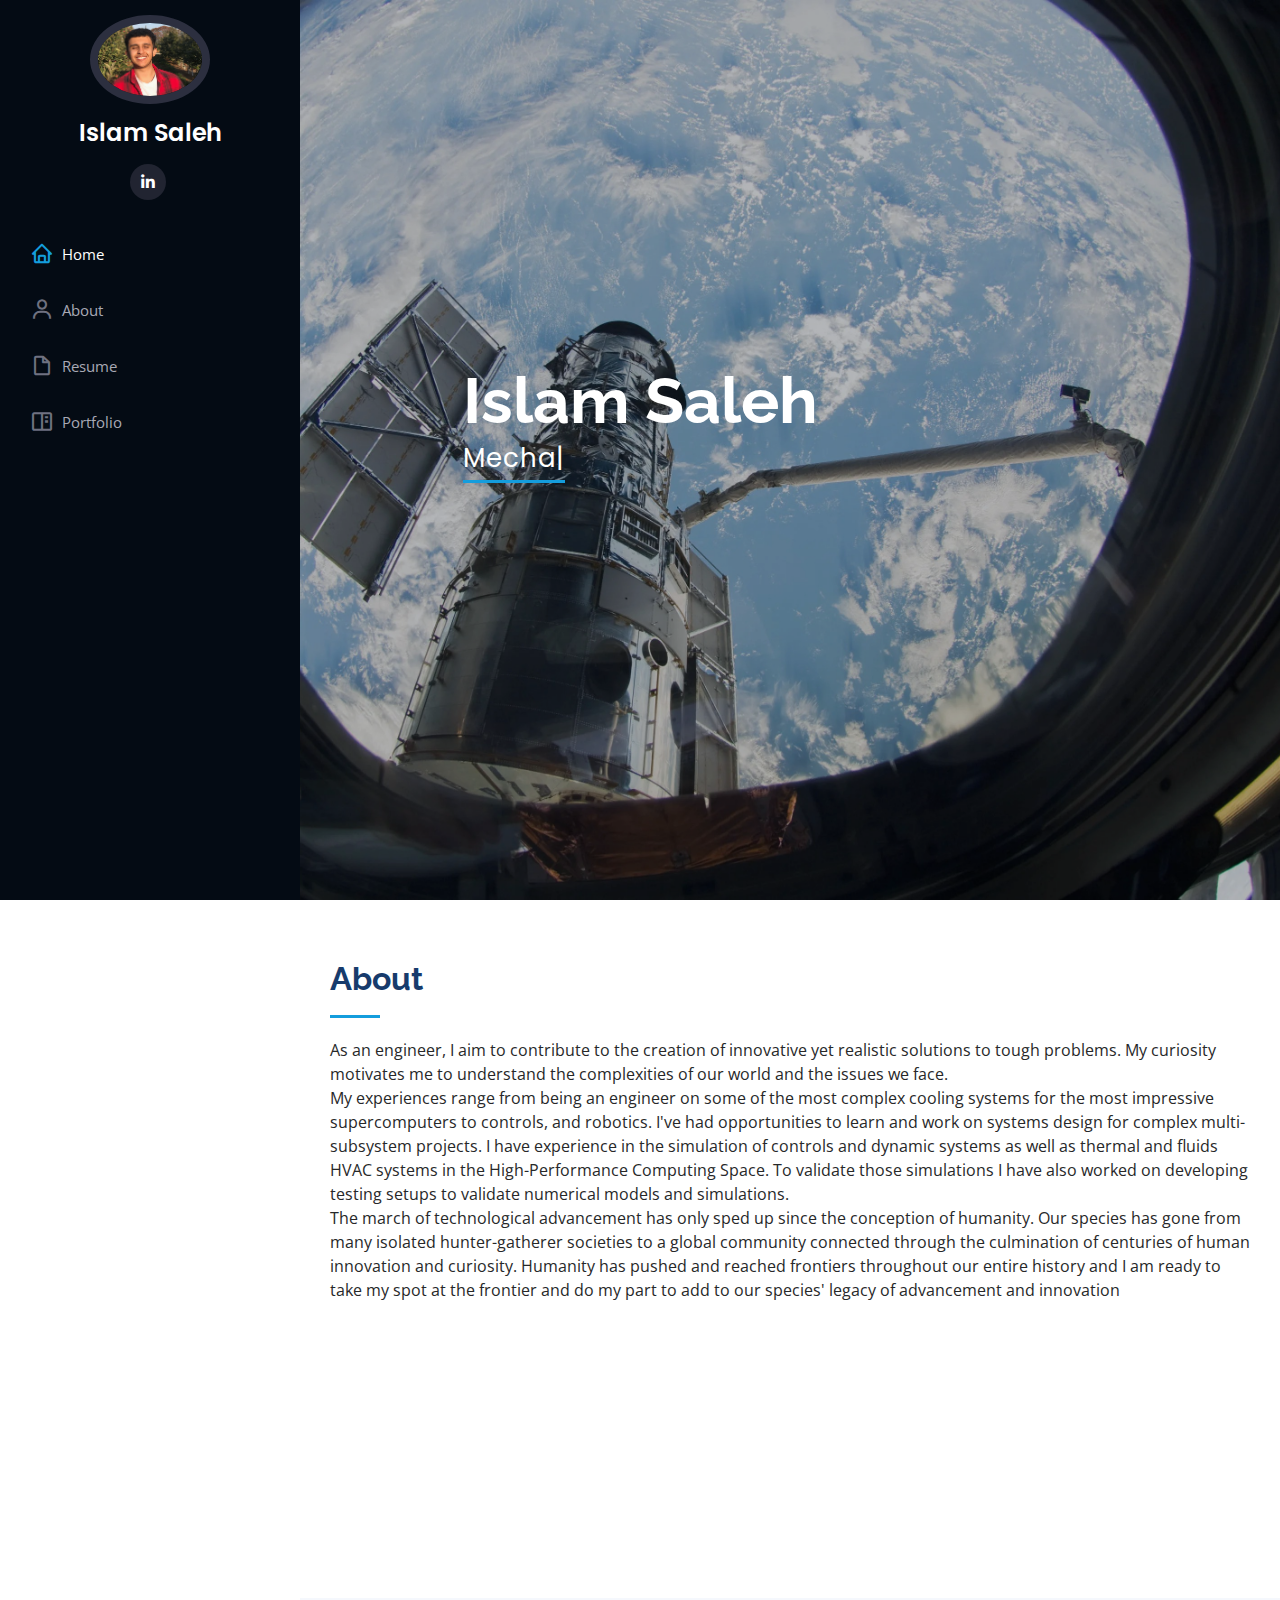
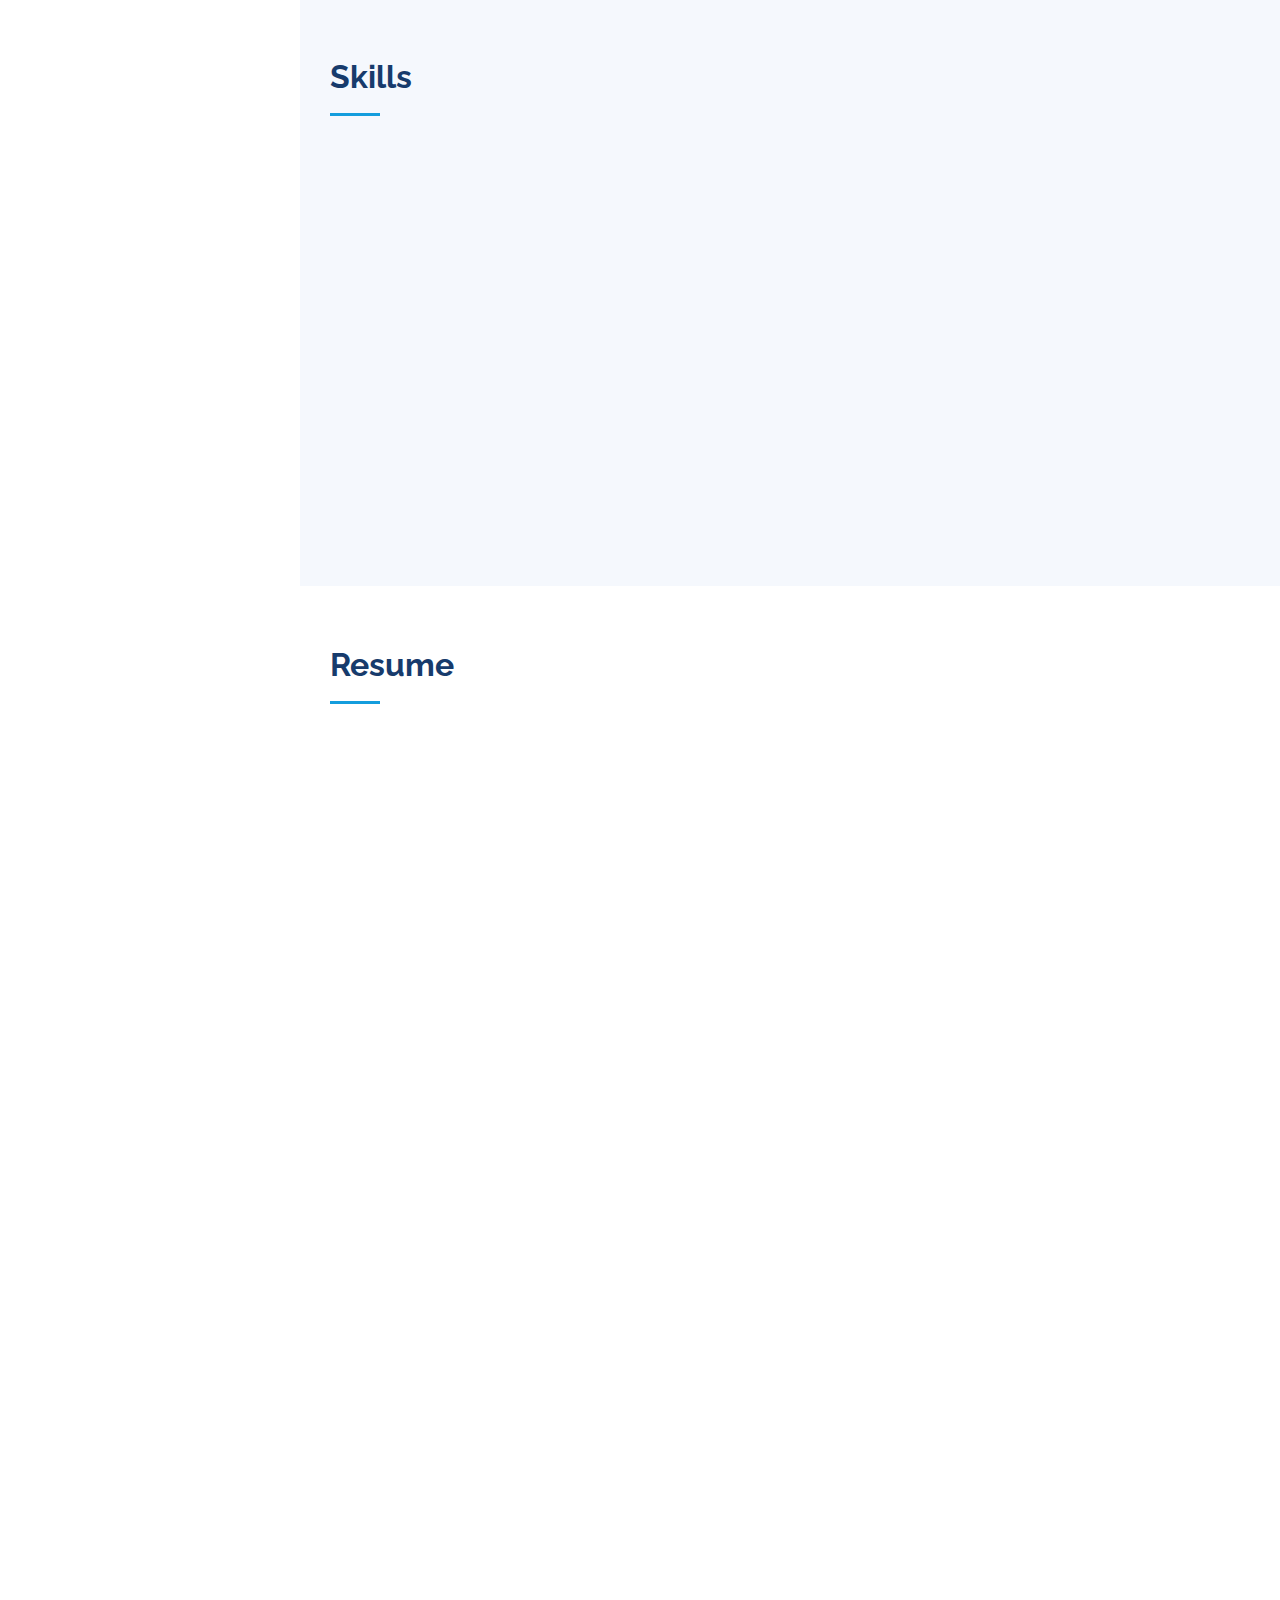
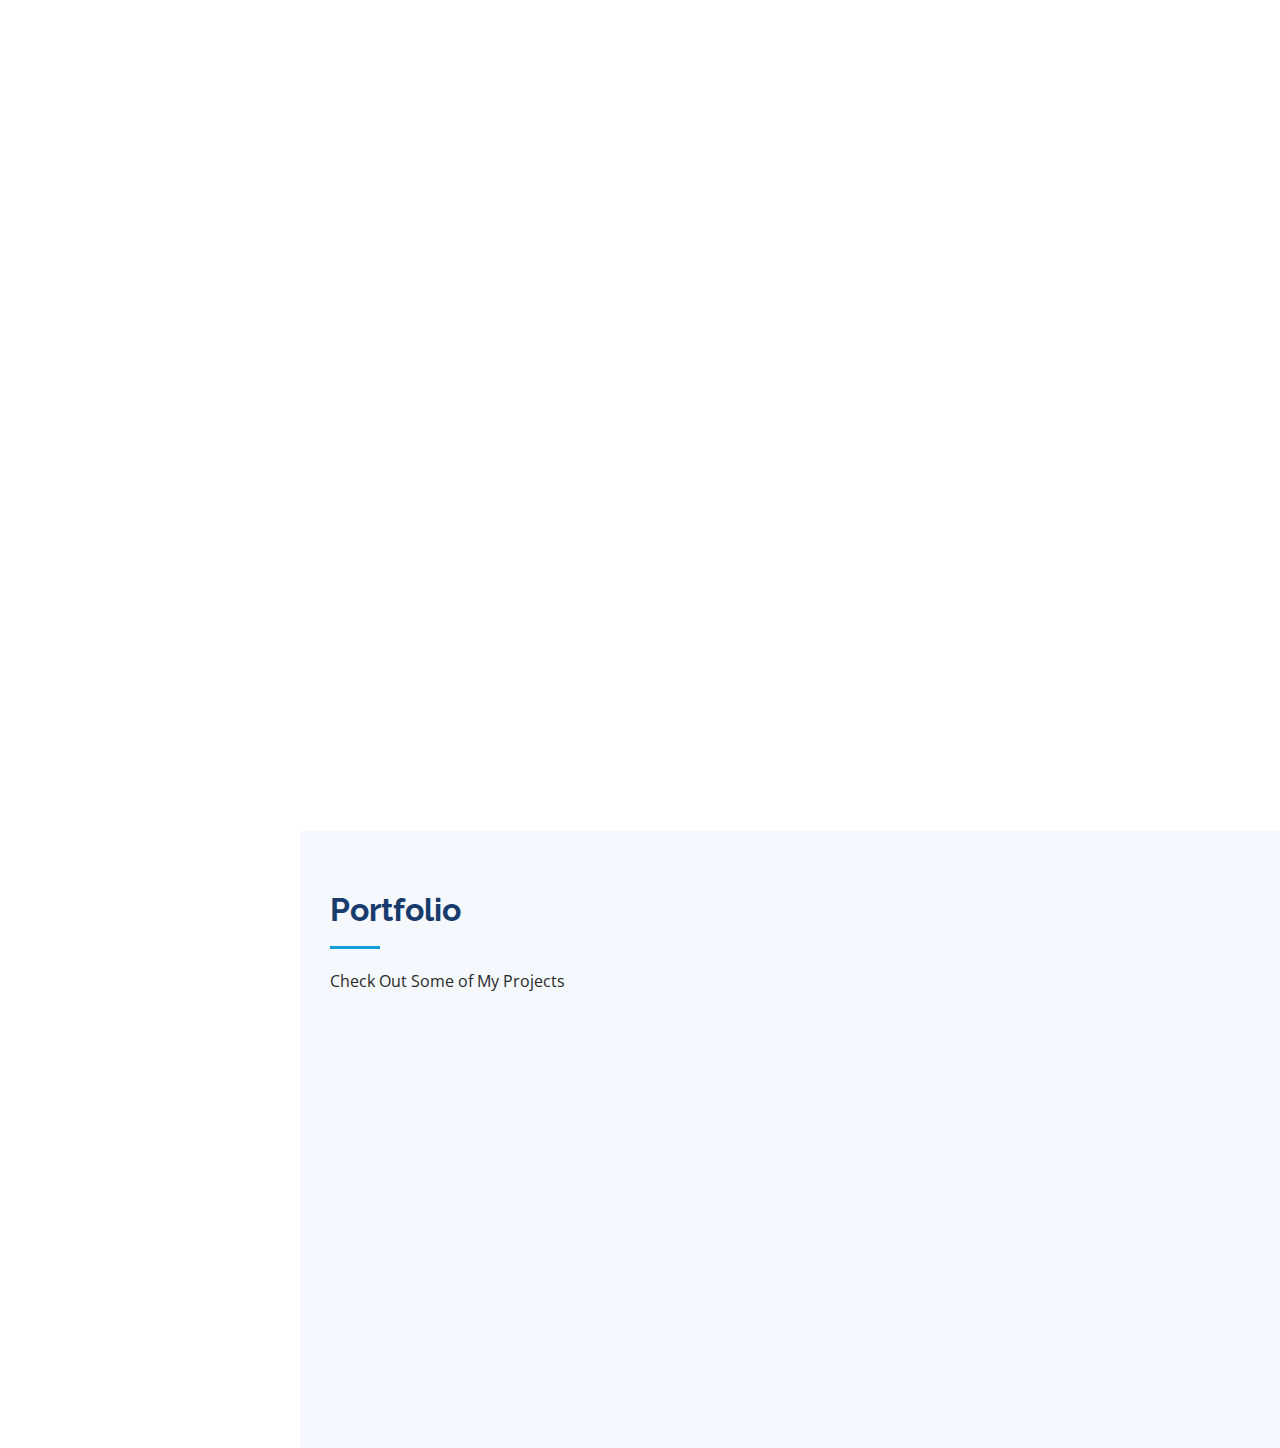
<file: index.html>
<!DOCTYPE html>
<html lang="en">

<head>
  <meta charset="utf-8">
  <meta content="width=device-width, initial-scale=1.0" name="viewport">

  <title>Islam Saleh Protfolio</title>
  <meta content="" name="description">
  <meta content="" name="keywords">

  <!-- Favicons -->
  <link href="assets/img/favicon.png" rel="icon">
  <link href="assets/img/apple-touch-icon.png" rel="apple-touch-icon">

  <!-- Google Fonts -->
  <link href="https://fonts.googleapis.com/css?family=Open+Sans:300,300i,400,400i,600,600i,700,700i|Raleway:300,300i,400,400i,500,500i,600,600i,700,700i|Poppins:300,300i,400,400i,500,500i,600,600i,700,700i" rel="stylesheet">

  <!-- Vendor CSS Files -->
  <link href="assets/vendor/aos/aos.css" rel="stylesheet">
  <link href="assets/vendor/bootstrap/css/bootstrap.min.css" rel="stylesheet">
  <link href="assets/vendor/bootstrap-icons/bootstrap-icons.css" rel="stylesheet">
  <link href="assets/vendor/boxicons/css/boxicons.min.css" rel="stylesheet">
  <link href="assets/vendor/glightbox/css/glightbox.min.css" rel="stylesheet">
  <link href="assets/vendor/swiper/swiper-bundle.min.css" rel="stylesheet">

  <!-- Template Main CSS File -->
  <link href="assets/css/style.css" rel="stylesheet">

  <!-- =======================================================
  ======================================================== -->
</head>

<body>

  <!-- ======= Mobile nav toggle button ======= -->
  <i class="bi bi-list mobile-nav-toggle d-xl-none"></i>

  <!-- ======= Header ======= -->
  <header id="header">
    <div class="d-flex flex-column">

      <div class="profile">
        <img src="assets/img/profile-img.jpg" alt="" class="img-fluid rounded-circle">
        <h1 class="text-light"><a href="index.html">Islam Saleh</a></h1>
        <div class="social-links mt-3 text-center">
          <a target="_blank" rel="noopener noreferrer" href="https://www.linkedin.com/in/islam-zakaria-saleh/" class="linkedin"><i class="bx bxl-linkedin"></i></a>
        </div>
      </div>

      <nav id="navbar" class="nav-menu navbar">
        <ul>
          <li><a href="#hero" class="nav-link scrollto active"><i class="bx bx-home"></i> <span>Home</span></a></li>
          <li><a href="#about" class="nav-link scrollto"><i class="bx bx-user"></i> <span>About</span></a></li>
          <li><a href="#resume" class="nav-link scrollto"><i class="bx bx-file-blank"></i> <span>Resume</span></a></li>
          <li><a href="#portfolio" class="nav-link scrollto"><i class="bx bx-book-content"></i> <span>Portfolio</span></a></li>
        </ul>
      </nav><!-- .nav-menu -->
    </div>
  </header><!-- End Header -->

  <!-- ======= Hero Section ======= -->
  <section id="hero" class="d-flex flex-column justify-content-center align-items-center">
    <div class="hero-container" data-aos="fade-in">
      <h1>Islam Saleh</h1>
      <p><span class="typed" data-typed-items="Mechanical Engineer, Systems Design, Space Nerd"></span></p>
    </div>
  </section><!-- End Hero -->

  <main id="main">

    <!-- ======= About Section ======= -->
    <section id="about" class="about">
      <div class="container">

        <div class="section-title">
          <h2>About</h2>
          <p>As an engineer, I aim to contribute to the creation of innovative yet realistic solutions to tough problems. My curiosity motivates me to understand the complexities of our world and the issues we face. <p>
          </p> 
            My experiences range from being an engineer on some of the most complex cooling systems for the most impressive supercomputers to controls, and robotics. I've had opportunities to learn and work on systems design for complex multi-subsystem projects. I have experience in the simulation of controls and dynamic systems as well as thermal and fluids HVAC systems in the High-Performance Computing Space. To validate those simulations I have also worked on developing testing setups to validate numerical models and simulations. <p></p>
            The march of technological advancement has only sped up since the conception of humanity. Our species has gone from many isolated hunter-gatherer societies to a global community connected through the culmination of centuries of human innovation and curiosity. Humanity has pushed and reached frontiers throughout our entire history and I am ready to take my spot at the frontier and do my part to add to our species' legacy of advancement and innovation</p>
        </div>

        <div class="row">
          <div class="col-lg-4" data-aos="fade-right">
            <img src="assets/img/profile-img.jpg" class="img-fluid" alt="">
          </div>
          <div class="col-lg-8 pt-4 pt-lg-0 content" data-aos="fade-left">
            <h3>Mechanical Engineer</h3>
            <div class="row">
              <div class="col-lg-6">
                <ul>
                  <li><i class="bi bi-chevron-right"></i> <strong>Phone:</strong> <span>607-279-9911</span></li>
                  <li><i class="bi bi-chevron-right"></i> <strong>City:</strong> <span>Washington DC, USA</span></li>
                </ul>
              </div>
              <div class="col-lg-6">
                <ul>
                  <li><i class="bi bi-chevron-right"></i> <strong>Degree:</strong> <span>B.S Mechanical & Aerospace Engineering</span></li>
                  <li><i class="bi bi-chevron-right"></i> <strong>Email:</strong> <span>islamzaksaleh@gmail.com</span></li>
                </ul>
              </div>
            </div>
          </div>
        </div>

      </div>
    </section><!-- End About Section -->

    <!-- ======= Skills Section ======= -->
    <section id="skills" class="skills section-bg">
      <div class="container">

        <div class="section-title">
          <h2>Skills</h2>
        </div>

        <div class="row skills-content">

          <div class="col-lg-3" data-aos="fade-up">

            <div class="progress">
              <strong><u>Programming Languages</u></strong>
            </div>

            <div class="progress">
              <span class="skill">Python </span>
            </div>

            <div class="progress">
              <span class="skill">C++</span>
            </div>

            <div class="progress">
              <span class="skill">Matlab</span>
            </div>

            <div class="progress">
              <span class="skill">VBA</span>
            </div>

            <div class="progress">
              <span class="skill"></span>
            </div>

          </div>
          
          <div class="col-lg-3" data-aos="fade-up" data-aos-delay="100">
            <div class="progress">
              <strong><u>Mechanical & Electrical Design Software</u></strong>
            </div>
            <div class="progress">
              <span class="skill">Soilidworks</span>
            </div>

            <div class="progress">
              <span class="skill">Fusion360</span>
            </div>

            <div class="progress">
              <span class="skill">Inventor</span>
            </div>

            <div class="progress">
              <span class="skill">AutoCAD Electrical</span>
            </div>

          <div class="progress">
            <span class="skill">LTSpice</span>
          </div>
        </div>

        <div class="col-lg-3" data-aos="fade-up" data-aos-delay="100">
          <div class="progress">
            <strong><u>Simulation Techniques</u></strong>
          </div>
          <div class="progress">
            <span class="skill">Static and Non-linear Finite Element Analysis (FEA) </span>
          </div>

          <div class="progress">
            <span class="skill">6Sigma ET Computational Fluid Dynamics (CFD)</span>
          </div>

          <div class="progress">
            <span class="skill">Macroflow 1D Flow Network Modeling</span>
          </div>

          <div class="progress">
            <span class="skill">Simulink Controls Simulation</span>
          </div>
        </div>
      

        <div class="col-lg-3" data-aos="fade-up" data-aos-delay="100">
          <div class="progress">
            <strong><u>Controllers and PLCs</u></strong>
          </div>
          <div class="progress">
            <span class="skill">Carel c.pCO PLC</span>
          </div>

          <div class="progress">
            <span class="skill">Arduino</span>
          </div>

          <div class="progress">
            <span class="skill">Raspberry Pi</span>
          </div>

          <div class="progress">
            <span class="skill"></span>
          </div>

        </div>

      </div>
    </section><!-- End Skills Section -->

    <!-- ======= Resume Section ======= -->
    <section id="resume" class="resume">
      <div class="container">

        <div class="section-title">
          <h2>Resume</h2>
        </div>

        <div class="row">
          <div class="col-lg-6" data-aos="fade-up">

            <h3 class="resume-title">Education & Academic Experience</h3>
            <div class="resume-item">
              <h4>Bachelor of Science Mechanical & Aerospace Engineering</h4>
              <h5>Aug 2018 - May 2022</h5>
              <p><em>University at Buffalo SUNY, Buffalo, NY</em></p>
              <p>Awards: Zimmer Research Scholar (2021-2022), Dean’s List (2019,2020, 2021, 2022)</p>
              <p>GPA = 3.70/4.00 </p>
            <p>Grad May 2022</p>
            </div>
            <div class="resume-item">
              <h4>Student Researcher<h4>
              <h5>Aug 2021 - May 2022</h5>
              <p><em>CRashworthiness of Aerospace Hybrids & Structures (CRASH) Lab</em></p>
              <ul>
                <li>Researched and published mission architecture & system design for Sample Collection  from Mercury, including ascent and landing trajectories, thermal, communications, power, and structural subsystem high level design.                </li>
                <li>Published in AIAA Scitech 2023 Forum (DOI: 10.2514/6.2023-0942) and finalist in Scitech 2023 & AIAA Region 1 2022 Student Paper Competition</li>
              </ul>
            </div>

          <div class="resume-item">
            <h4>Student Researcher<h4>
            <h5>May 2021 - May 2022</h5>
            <p><em>Sound and Vibrations (SVL) Lab</em></p>
            <ul>
              <li>Designed a thermoacoustic energy harvester, including thermal source and electromechanical transducer and rectification circuit.               </li>
              <li>Optimized electromechanical transducer parameters, used signal processing methods such as Kalman filters to filter data and power output, and developed transfer function to guide impedance matching and design decisions for rectification circuit; resulting in 30% energy capture efficiency.</li>
            </ul>
          </div>
        </div>
          <div class="col-lg-6" data-aos="fade-up" data-aos-delay="100">
            <h3 class="resume-title">Professional Experience</h3>
            <div class="resume-item">
              <h4>Mechanical Systems Engineer</h4>
              <h5>June 2024 - Present</h5>
              <p><em>Amazon Web Services, Washington D.C</em></p>
              <ul>
                <li>Mechanical Engineer working on the optimization, sustainment, and design of Amazon Web Services Data Centers and computing systems on the East Coast.</li>
              </ul>
            </div>
            <div class="resume-item">
              <h4>Design and Development Engineer</h4>
              <h5>May 2022 - May 2024</h5>
              <p><em>Motivair Corporation, Buffalo, NY</em></p>
              <ul>
                <li>Managed the thermal and mechanical design of liquid cooling products, working directly with customers, sales, manufacturing, and supply chain to architect thermal solutions for critical computing thermal challenges.</li>
                <li>Created engineering drawings using GD&T principles, RSS and Worst Case tolerance analysis , Bills of materials, and assembly drawings and work instructions for parts and assemblies.                </li>
                <li>Collaborated extensively with injection molding, 3D printing, machining, and welding manufacturers to DFM, reducing product BOM costs by 40% on “cold plate” BOM costs.                 </li>
                <li>Utilized CFD to guide fluid and thermal design, using optimization software to balance thermal and fluid behavior.</li>
                <li>Implemented FEA and design optimization techniques to maintain part structure while minimizing material.</li>
                <li>Developed 10+ liquid cooling circuit applications of heat sink designs, optimizing fluid requirements utilizing 1D flow network modeling methods. </li>
                <li>Lead technical point of contact on a large development partnership ($250k) with a major server manufacturer, leading mechanical and thermal design for 5 new direct-chip server cooling development projects. </li>

              </ul>
            </div>
            <div class="resume-item">
              <h4>Engineering Co-op/Intern, R&D</h4>
              <h5>May 2021 - May 2022</h5>
              <p><em>Motivair Corporation, Buffalo, NY</em></p>
              <ul>
                <li>Designed and built a modular thermal & fluid performance test stand with PID temp and pump control, and automated data acquisition processes, significantly improving efficiency in data collection and analysis.                </li>
                <li>Revamped structural design for injection molded plastic parts through FEA and design optimization, achieving a remarkable 50% reduction in part deflections and material volume by 15%.                </li>
                <li>Created a leak & pressure test system for the manufacturing line that reduced unit test time by 40%.                </li>
              </ul>
            </div>
          </div>
        </div>

      </div>
    </section><!-- End Resume Section -->

    <!-- ======= Portfolio Section ======= -->
    <section id="portfolio" class="portfolio section-bg">
      <div class="container">

        <div class="section-title">
          <h2>Portfolio</h2>
          <p>Check Out Some of My Projects</p>
        </div>

        <div class="row" data-aos="fade-up">
          <div class="col-lg-12 d-flex justify-content-center">
            <ul id="portfolio-flters">
              <li data-filter="*" class="filter-active">All</li>
            </ul>
          </div>
        </div>

        <div class="row portfolio-container" data-aos="fade-up" data-aos-delay="100">

          <div class="col-lg-6 col-md-1 portfolio-item filter-app">
            <div class="portfolio-wrap">
              <img src="assets/img/portfolio/portfolio-1.jpg" class="img-fluid" alt="">
              <div class="portfolio-links">
                <a href="assets/img/portfolio/portfolio-1.jpg" data-gallery="portfolioGallery" class="portfolio-lightbox" title="App 1"><i class="bx bx-plus"></i></a>
                <a href="portfolio-details1.html" title="More Details"><i class="bx bx-link"></i></a>
              </div>
            </div>
          </div>

          <div class="col-lg-6 col-md-1 portfolio-item filter-web">
            <div class="portfolio-wrap">
              <img src="assets/img/portfolio/portfolio-2.jpg" class="img-fluid" alt="">
              <div class="portfolio-links">
                <a href="assets/img/portfolio/portfolio-2.jpg" data-gallery="portfolioGallery" class="portfolio-lightbox" title="Web 3"><i class="bx bx-plus"></i></a>
                <a href="portfolio-details2.html" title="More Details"><i class="bx bx-link"></i></a>
              </div>
            </div>
          </div>


        </div>

      </div>
    </section>
    
    <!-- End Portfolio Section -->

  </main><!-- End #main -->

  <!-- ======= Footer ======= -->
  <footer id="footer">
    <div class="container">
      </div>
    </div>
  </footer><!-- End  Footer -->

  <a href="#" class="back-to-top d-flex align-items-center justify-content-center"><i class="bi bi-arrow-up-short"></i></a>

  <!-- Vendor JS Files -->
  <script src="assets/vendor/purecounter/purecounter_vanilla.js"></script>
  <script src="assets/vendor/aos/aos.js"></script>
  <script src="assets/vendor/bootstrap/js/bootstrap.bundle.min.js"></script>
  <script src="assets/vendor/glightbox/js/glightbox.min.js"></script>
  <script src="assets/vendor/isotope-layout/isotope.pkgd.min.js"></script>
  <script src="assets/vendor/swiper/swiper-bundle.min.js"></script>
  <script src="assets/vendor/typed.js/typed.umd.js"></script>
  <script src="assets/vendor/waypoints/noframework.waypoints.js"></script>
  <script src="assets/vendor/php-email-form/validate.js"></script>

  <!-- Template Main JS File -->
  <script src="assets/js/main.js"></script>

</body>

</html>
</file>
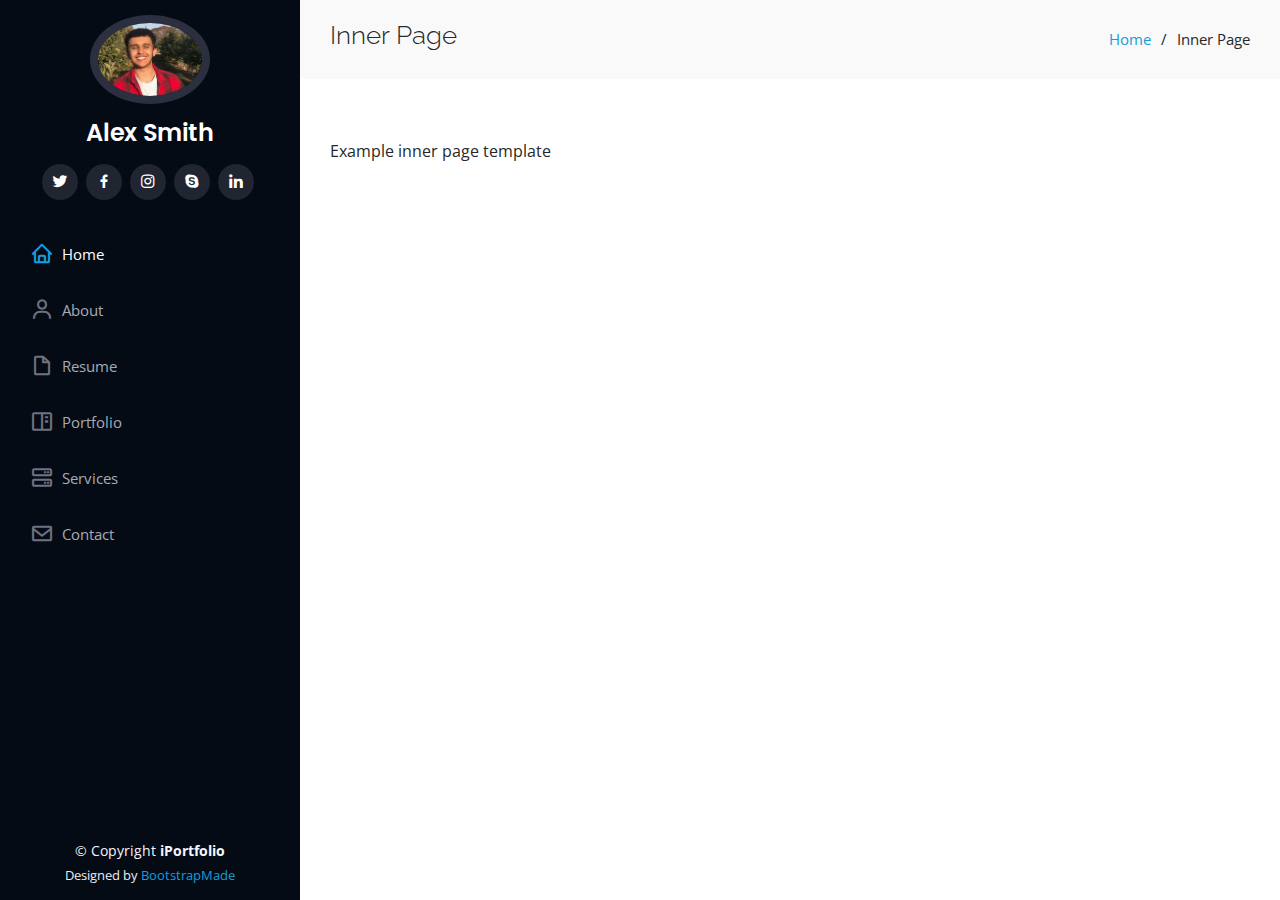
<file: inner-page.html>
<!DOCTYPE html>
<html lang="en">

<head>
  <meta charset="utf-8">
  <meta content="width=device-width, initial-scale=1.0" name="viewport">

  <title>Inner Page - iPortfolio Bootstrap Template</title>
  <meta content="" name="description">
  <meta content="" name="keywords">

  <!-- Favicons -->
  <link href="assets/img/favicon.png" rel="icon">
  <link href="assets/img/apple-touch-icon.png" rel="apple-touch-icon">

  <!-- Google Fonts -->
  <link href="https://fonts.googleapis.com/css?family=Open+Sans:300,300i,400,400i,600,600i,700,700i|Raleway:300,300i,400,400i,500,500i,600,600i,700,700i|Poppins:300,300i,400,400i,500,500i,600,600i,700,700i" rel="stylesheet">

  <!-- Vendor CSS Files -->
  <link href="assets/vendor/aos/aos.css" rel="stylesheet">
  <link href="assets/vendor/bootstrap/css/bootstrap.min.css" rel="stylesheet">
  <link href="assets/vendor/bootstrap-icons/bootstrap-icons.css" rel="stylesheet">
  <link href="assets/vendor/boxicons/css/boxicons.min.css" rel="stylesheet">
  <link href="assets/vendor/glightbox/css/glightbox.min.css" rel="stylesheet">
  <link href="assets/vendor/swiper/swiper-bundle.min.css" rel="stylesheet">

  <!-- Template Main CSS File -->
  <link href="assets/css/style.css" rel="stylesheet">

  <!-- =======================================================
  * Template Name: iPortfolio
  * Updated: Jan 29 2024 with Bootstrap v5.3.2
  * Template URL: https://bootstrapmade.com/iportfolio-bootstrap-portfolio-websites-template/
  * Author: BootstrapMade.com
  * License: https://bootstrapmade.com/license/
  ======================================================== -->
</head>

<body>

  <!-- ======= Mobile nav toggle button ======= -->
  <i class="bi bi-list mobile-nav-toggle d-xl-none"></i>

  <!-- ======= Header ======= -->
  <header id="header">
    <div class="d-flex flex-column">

      <div class="profile">
        <img src="assets/img/profile-img.jpg" alt="" class="img-fluid rounded-circle">
        <h1 class="text-light"><a href="index.html">Alex Smith</a></h1>
        <div class="social-links mt-3 text-center">
          <a href="#" class="twitter"><i class="bx bxl-twitter"></i></a>
          <a href="#" class="facebook"><i class="bx bxl-facebook"></i></a>
          <a href="#" class="instagram"><i class="bx bxl-instagram"></i></a>
          <a href="#" class="google-plus"><i class="bx bxl-skype"></i></a>
          <a href="#" class="linkedin"><i class="bx bxl-linkedin"></i></a>
        </div>
      </div>

      <nav id="navbar" class="nav-menu navbar">
        <ul>
          <li><a href="#hero" class="nav-link scrollto active"><i class="bx bx-home"></i> <span>Home</span></a></li>
          <li><a href="#about" class="nav-link scrollto"><i class="bx bx-user"></i> <span>About</span></a></li>
          <li><a href="#resume" class="nav-link scrollto"><i class="bx bx-file-blank"></i> <span>Resume</span></a></li>
          <li><a href="#portfolio" class="nav-link scrollto"><i class="bx bx-book-content"></i> <span>Portfolio</span></a></li>
          <li><a href="#services" class="nav-link scrollto"><i class="bx bx-server"></i> <span>Services</span></a></li>
          <li><a href="#contact" class="nav-link scrollto"><i class="bx bx-envelope"></i> <span>Contact</span></a></li>
        </ul>
      </nav><!-- .nav-menu -->
    </div>
  </header><!-- End Header -->

  <main id="main">

    <!-- ======= Breadcrumbs ======= -->
    <section class="breadcrumbs">
      <div class="container">

        <div class="d-flex justify-content-between align-items-center">
          <h2>Inner Page</h2>
          <ol>
            <li><a href="index.html">Home</a></li>
            <li>Inner Page</li>
          </ol>
        </div>

      </div>
    </section><!-- End Breadcrumbs -->

    <section class="inner-page">
      <div class="container">
        <p>
          Example inner page template
        </p>
      </div>
    </section>

  </main><!-- End #main -->

  <!-- ======= Footer ======= -->
  <footer id="footer">
    <div class="container">
      <div class="copyright">
        &copy; Copyright <strong><span>iPortfolio</span></strong>
      </div>
      <div class="credits">
        <!-- All the links in the footer should remain intact. -->
        <!-- You can delete the links only if you purchased the pro version. -->
        <!-- Licensing information: https://bootstrapmade.com/license/ -->
        <!-- Purchase the pro version with working PHP/AJAX contact form: https://bootstrapmade.com/iportfolio-bootstrap-portfolio-websites-template/ -->
        Designed by <a href="https://bootstrapmade.com/">BootstrapMade</a>
      </div>
    </div>
  </footer><!-- End  Footer -->

  <a href="#" class="back-to-top d-flex align-items-center justify-content-center"><i class="bi bi-arrow-up-short"></i></a>

  <!-- Vendor JS Files -->
  <script src="assets/vendor/purecounter/purecounter_vanilla.js"></script>
  <script src="assets/vendor/aos/aos.js"></script>
  <script src="assets/vendor/bootstrap/js/bootstrap.bundle.min.js"></script>
  <script src="assets/vendor/glightbox/js/glightbox.min.js"></script>
  <script src="assets/vendor/isotope-layout/isotope.pkgd.min.js"></script>
  <script src="assets/vendor/swiper/swiper-bundle.min.js"></script>
  <script src="assets/vendor/typed.js/typed.umd.js"></script>
  <script src="assets/vendor/waypoints/noframework.waypoints.js"></script>
  <script src="assets/vendor/php-email-form/validate.js"></script>

  <!-- Template Main JS File -->
  <script src="assets/js/main.js"></script>

</body>

</html>
</file>
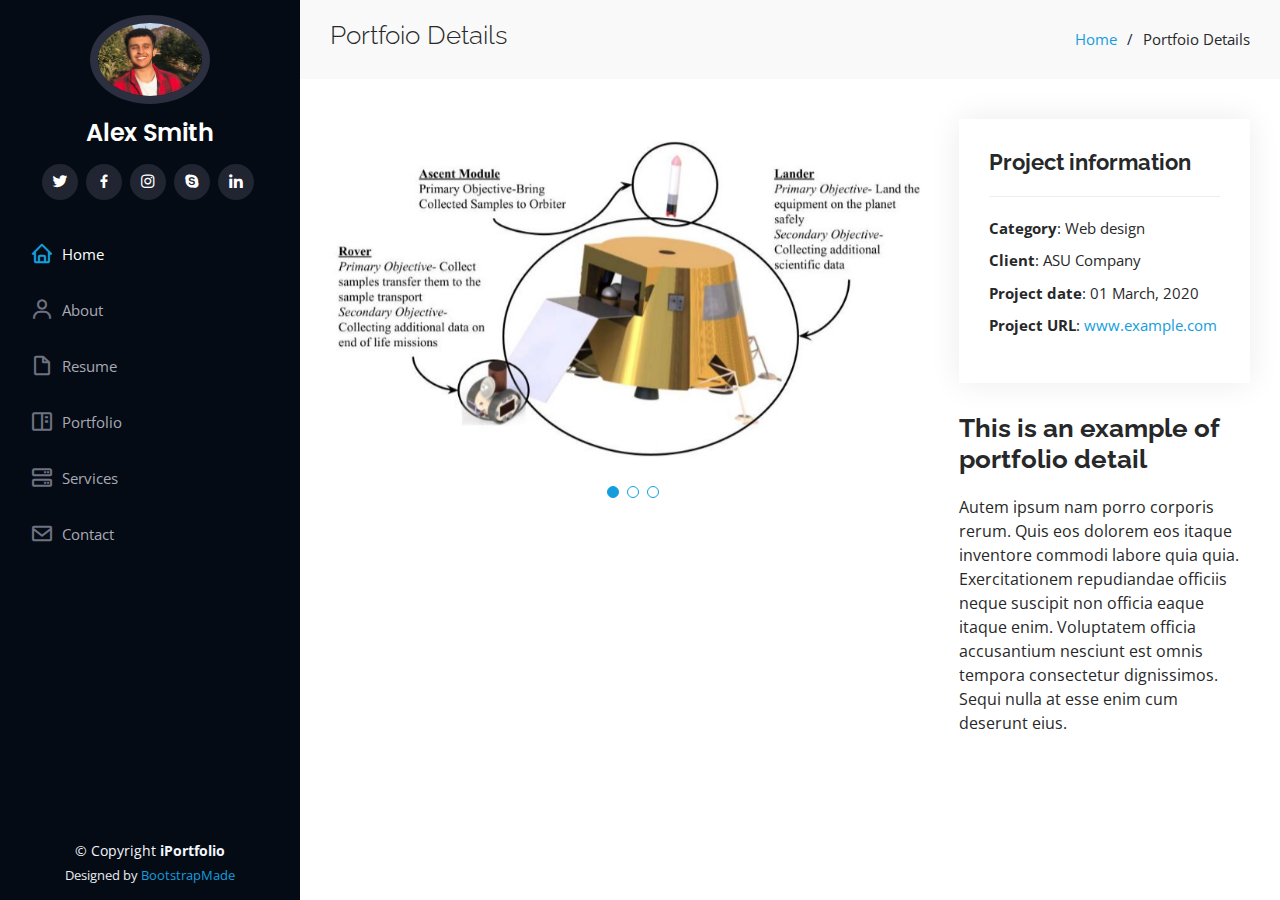
<file: portfolio-details.html>
<!DOCTYPE html>
<html lang="en">

<head>
  <meta charset="utf-8">
  <meta content="width=device-width, initial-scale=1.0" name="viewport">

  <title>Portfolio Details - iPortfolio Bootstrap Template</title>
  <meta content="" name="description">
  <meta content="" name="keywords">

  <!-- Favicons -->
  <link href="assets/img/favicon.png" rel="icon">
  <link href="assets/img/apple-touch-icon.png" rel="apple-touch-icon">

  <!-- Google Fonts -->
  <link href="https://fonts.googleapis.com/css?family=Open+Sans:300,300i,400,400i,600,600i,700,700i|Raleway:300,300i,400,400i,500,500i,600,600i,700,700i|Poppins:300,300i,400,400i,500,500i,600,600i,700,700i" rel="stylesheet">

  <!-- Vendor CSS Files -->
  <link href="assets/vendor/aos/aos.css" rel="stylesheet">
  <link href="assets/vendor/bootstrap/css/bootstrap.min.css" rel="stylesheet">
  <link href="assets/vendor/bootstrap-icons/bootstrap-icons.css" rel="stylesheet">
  <link href="assets/vendor/boxicons/css/boxicons.min.css" rel="stylesheet">
  <link href="assets/vendor/glightbox/css/glightbox.min.css" rel="stylesheet">
  <link href="assets/vendor/swiper/swiper-bundle.min.css" rel="stylesheet">

  <!-- Template Main CSS File -->
  <link href="assets/css/style.css" rel="stylesheet">

  <!-- =======================================================
  * Template Name: iPortfolio
  * Updated: Jan 29 2024 with Bootstrap v5.3.2
  * Template URL: https://bootstrapmade.com/iportfolio-bootstrap-portfolio-websites-template/
  * Author: BootstrapMade.com
  * License: https://bootstrapmade.com/license/
  ======================================================== -->
</head>

<body>

  <!-- ======= Mobile nav toggle button ======= -->
  <i class="bi bi-list mobile-nav-toggle d-xl-none"></i>

  <!-- ======= Header ======= -->
  <header id="header">
    <div class="d-flex flex-column">

      <div class="profile">
        <img src="assets/img/profile-img.jpg" alt="" class="img-fluid rounded-circle">
        <h1 class="text-light"><a href="index.html">Alex Smith</a></h1>
        <div class="social-links mt-3 text-center">
          <a href="#" class="twitter"><i class="bx bxl-twitter"></i></a>
          <a href="#" class="facebook"><i class="bx bxl-facebook"></i></a>
          <a href="#" class="instagram"><i class="bx bxl-instagram"></i></a>
          <a href="#" class="google-plus"><i class="bx bxl-skype"></i></a>
          <a href="#" class="linkedin"><i class="bx bxl-linkedin"></i></a>
        </div>
      </div>

      <nav id="navbar" class="nav-menu navbar">
        <ul>
          <li><a href="#hero" class="nav-link scrollto active"><i class="bx bx-home"></i> <span>Home</span></a></li>
          <li><a href="#about" class="nav-link scrollto"><i class="bx bx-user"></i> <span>About</span></a></li>
          <li><a href="#resume" class="nav-link scrollto"><i class="bx bx-file-blank"></i> <span>Resume</span></a></li>
          <li><a href="#portfolio" class="nav-link scrollto"><i class="bx bx-book-content"></i> <span>Portfolio</span></a></li>
          <li><a href="#services" class="nav-link scrollto"><i class="bx bx-server"></i> <span>Services</span></a></li>
          <li><a href="#contact" class="nav-link scrollto"><i class="bx bx-envelope"></i> <span>Contact</span></a></li>
        </ul>
      </nav><!-- .nav-menu -->
    </div>
  </header><!-- End Header -->

  <main id="main">

    <!-- ======= Breadcrumbs ======= -->
    <section id="breadcrumbs" class="breadcrumbs">
      <div class="container">

        <div class="d-flex justify-content-between align-items-center">
          <h2>Portfoio Details</h2>
          <ol>
            <li><a href="index.html">Home</a></li>
            <li>Portfoio Details</li>
          </ol>
        </div>

      </div>
    </section><!-- End Breadcrumbs -->

    <!-- ======= Portfolio Details Section ======= -->
    <section id="portfolio-details" class="portfolio-details">
      <div class="container">

        <div class="row gy-4">

          <div class="col-lg-8">
            <div class="portfolio-details-slider swiper">
              <div class="swiper-wrapper align-items-center">

                <div class="swiper-slide">
                  <img src="assets/img/portfolio/portfolio-details-1.jpg" alt="">
                </div>

                <div class="swiper-slide">
                  <img src="assets/img/portfolio/portfolio-details-2.jpg" alt="">
                </div>

                <div class="swiper-slide">
                  <img src="assets/img/portfolio/portfolio-details-3.jpg" alt="">
                </div>

              </div>
              <div class="swiper-pagination"></div>
            </div>
          </div>

          <div class="col-lg-4">
            <div class="portfolio-info">
              <h3>Project information</h3>
              <ul>
                <li><strong>Category</strong>: Web design</li>
                <li><strong>Client</strong>: ASU Company</li>
                <li><strong>Project date</strong>: 01 March, 2020</li>
                <li><strong>Project URL</strong>: <a href="#">www.example.com</a></li>
              </ul>
            </div>
            <div class="portfolio-description">
              <h2>This is an example of portfolio detail</h2>
              <p>
                Autem ipsum nam porro corporis rerum. Quis eos dolorem eos itaque inventore commodi labore quia quia. Exercitationem repudiandae officiis neque suscipit non officia eaque itaque enim. Voluptatem officia accusantium nesciunt est omnis tempora consectetur dignissimos. Sequi nulla at esse enim cum deserunt eius.
              </p>
            </div>
          </div>

        </div>

      </div>
    </section><!-- End Portfolio Details Section -->

  </main><!-- End #main -->

  <!-- ======= Footer ======= -->
  <footer id="footer">
    <div class="container">
      <div class="copyright">
        &copy; Copyright <strong><span>iPortfolio</span></strong>
      </div>
      <div class="credits">
        <!-- All the links in the footer should remain intact. -->
        <!-- You can delete the links only if you purchased the pro version. -->
        <!-- Licensing information: https://bootstrapmade.com/license/ -->
        <!-- Purchase the pro version with working PHP/AJAX contact form: https://bootstrapmade.com/iportfolio-bootstrap-portfolio-websites-template/ -->
        Designed by <a href="https://bootstrapmade.com/">BootstrapMade</a>
      </div>
    </div>
  </footer><!-- End  Footer -->

  <a href="#" class="back-to-top d-flex align-items-center justify-content-center"><i class="bi bi-arrow-up-short"></i></a>

  <!-- Vendor JS Files -->
  <script src="assets/vendor/purecounter/purecounter_vanilla.js"></script>
  <script src="assets/vendor/aos/aos.js"></script>
  <script src="assets/vendor/bootstrap/js/bootstrap.bundle.min.js"></script>
  <script src="assets/vendor/glightbox/js/glightbox.min.js"></script>
  <script src="assets/vendor/isotope-layout/isotope.pkgd.min.js"></script>
  <script src="assets/vendor/swiper/swiper-bundle.min.js"></script>
  <script src="assets/vendor/typed.js/typed.umd.js"></script>
  <script src="assets/vendor/waypoints/noframework.waypoints.js"></script>
  <script src="assets/vendor/php-email-form/validate.js"></script>

  <!-- Template Main JS File -->
  <script src="assets/js/main.js"></script>

</body>

</html>
</file>
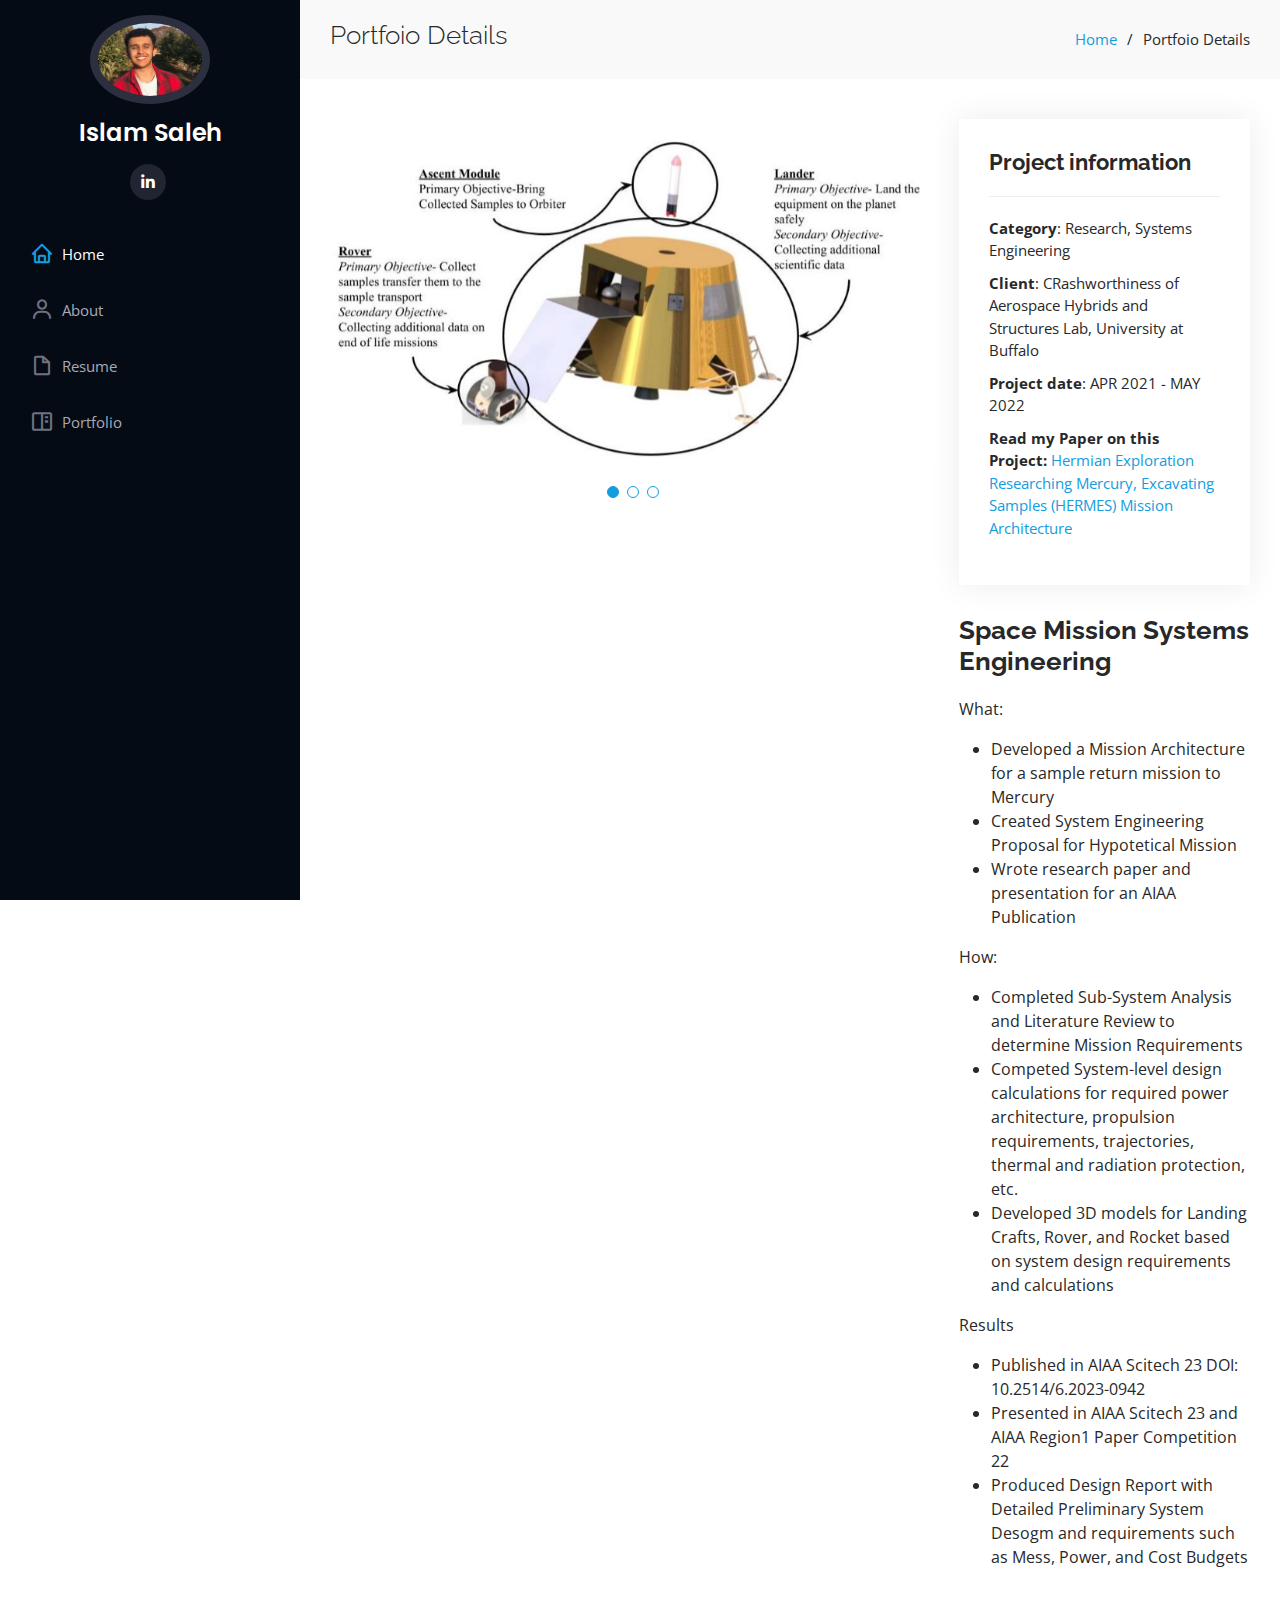
<file: portfolio-details2.html>
<!DOCTYPE html>
<html lang="en">

<head>
  <meta charset="utf-8">
  <meta content="width=device-width, initial-scale=1.0" name="viewport">

  <title>>Islam Saleh Protfolio</title>
  <meta content="" name="description">
  <meta content="" name="keywords">

  <!-- Favicons -->
  <link href="assets/img/favicon.png" rel="icon">
  <link href="assets/img/apple-touch-icon.png" rel="apple-touch-icon">

  <!-- Google Fonts -->
  <link href="https://fonts.googleapis.com/css?family=Open+Sans:300,300i,400,400i,600,600i,700,700i|Raleway:300,300i,400,400i,500,500i,600,600i,700,700i|Poppins:300,300i,400,400i,500,500i,600,600i,700,700i" rel="stylesheet">

  <!-- Vendor CSS Files -->
  <link href="assets/vendor/aos/aos.css" rel="stylesheet">
  <link href="assets/vendor/bootstrap/css/bootstrap.min.css" rel="stylesheet">
  <link href="assets/vendor/bootstrap-icons/bootstrap-icons.css" rel="stylesheet">
  <link href="assets/vendor/boxicons/css/boxicons.min.css" rel="stylesheet">
  <link href="assets/vendor/glightbox/css/glightbox.min.css" rel="stylesheet">
  <link href="assets/vendor/swiper/swiper-bundle.min.css" rel="stylesheet">

  <!-- Template Main CSS File -->
  <link href="assets/css/style.css" rel="stylesheet">

</head>

<body>

  <!-- ======= Mobile nav toggle button ======= -->
  <i class="bi bi-list mobile-nav-toggle d-xl-none"></i>

  <!-- ======= Header ======= -->
  <header id="header">
    <div class="d-flex flex-column">

      <div class="profile">
        <img src="assets/img/profile-img.jpg" alt="" class="img-fluid rounded-circle">
        <h1 class="text-light"><a href="index.html">Islam Saleh</a></h1>
        <div class="social-links mt-3 text-center">
          <a href="#" class="linkedin"><i class="bx bxl-linkedin"></i></a>
        </div>
      </div>

      <nav id="navbar" class="nav-menu navbar">
        <ul>
          <li><a href="#hero" class="nav-link scrollto active"><i class="bx bx-home"></i> <span>Home</span></a></li>
          <li><a href="#about" class="nav-link scrollto"><i class="bx bx-user"></i> <span>About</span></a></li>
          <li><a href="#resume" class="nav-link scrollto"><i class="bx bx-file-blank"></i> <span>Resume</span></a></li>
          <li><a href="#portfolio" class="nav-link scrollto"><i class="bx bx-book-content"></i> <span>Portfolio</span></a></li>
        </ul>
      </nav><!-- .nav-menu -->
    </div>
  </header><!-- End Header -->

  <main id="main">

    <!-- ======= Breadcrumbs ======= -->
    <section id="breadcrumbs" class="breadcrumbs">
      <div class="container">

        <div class="d-flex justify-content-between align-items-center">
          <h2>Portfoio Details</h2>
          <ol>
            <li><a href="index.html">Home</a></li>
            <li>Portfoio Details</li>
          </ol>
        </div>

      </div>
    </section><!-- End Breadcrumbs -->

    <!-- ======= Portfolio Details Section ======= -->
    <section id="portfolio-details" class="portfolio-details">
      <div class="container">

        <div class="row gy-4">

          <div class="col-lg-8">
            <div class="portfolio-details-slider swiper">
              <div class="swiper-wrapper align-items-center">

                <div class="swiper-slide">
                  <img src="assets/img/portfolio/portfolio-details2-1.jpg" alt="">
                </div>

                <div class="swiper-slide">
                  <img src="assets/img/portfolio/portfolio-details2-2.jpg" alt="">
                </div>

                <div class="swiper-slide">
                  <img src="assets/img/portfolio/portfolio-details2-3.jpg" alt="">
                </div>

              </div>
              <div class="swiper-pagination"></div>
            </div>
          </div>

          <div class="col-lg-4">
            <div class="portfolio-info">
              <h3>Project information</h3>
              <ul>
                <li><strong>Category</strong>: Research, Systems Engineering</li>
                <li><strong>Client</strong>: CRashworthiness of Aerospace Hybrids and Structures Lab, University at Buffalo</li>
                <li><strong>Project date</strong>: APR 2021 - MAY 2022</li>
                <li><strong>Read my Paper on this Project:</strong> <a href="https://arc.aiaa.org/doi/10.2514/6.2023-0942" target="_blank"> Hermian Exploration Researching Mercury, Excavating Samples (HERMES) Mission Architecture </a> </li>
              </ul>
            </div>
            <div class="portfolio-description">
              <h2>Space Mission Systems Engineering</h2>
              <p>
                What: 
                <ul>
                  <li>Developed a Mission Architecture for a sample return mission to Mercury</li>
                  <li>Created System Engineering Proposal for Hypotetical Mission</li>
                  <li>Wrote research paper and presentation for an AIAA Publication</li>
                </ul>
              </p>
              <p>
                How: 
                <ul>
                  <li>Completed Sub-System Analysis and Literature Review to determine Mission Requirements</li>
                  <li>Competed System-level design calculations for required power architecture, propulsion requirements, trajectories, thermal and radiation protection, etc.</li>
                  <li>Developed 3D models for Landing Crafts, Rover, and Rocket based on system design requirements and calculations</li>
                </ul>
                </p>
                <p>
                  Results 
                  <ul>
                    <li>Published in AIAA Scitech 23 DOI: 10.2514/6.2023-0942</li>
                    <li>Presented in AIAA Scitech 23 and AIAA Region1 Paper Competition 22</li>
                    <li>Produced Design Report with Detailed Preliminary System Desogm and requirements such as Mess, Power, and Cost Budgets</li>
                  </ul>
                  </p>
            </div>
          </div>

        </div>

      </div>
    </section><!-- End Portfolio Details Section -->

  </main><!-- End #main -->


  <a href="#" class="back-to-top d-flex align-items-center justify-content-center"><i class="bi bi-arrow-up-short"></i></a>

  <!-- Vendor JS Files -->
  <script src="assets/vendor/purecounter/purecounter_vanilla.js"></script>
  <script src="assets/vendor/aos/aos.js"></script>
  <script src="assets/vendor/bootstrap/js/bootstrap.bundle.min.js"></script>
  <script src="assets/vendor/glightbox/js/glightbox.min.js"></script>
  <script src="assets/vendor/isotope-layout/isotope.pkgd.min.js"></script>
  <script src="assets/vendor/swiper/swiper-bundle.min.js"></script>
  <script src="assets/vendor/typed.js/typed.umd.js"></script>
  <script src="assets/vendor/waypoints/noframework.waypoints.js"></script>
  <script src="assets/vendor/php-email-form/validate.js"></script>

  <!-- Template Main JS File -->
  <script src="assets/js/main.js"></script>

</body>

</html>
</file>
<file: assets/css/style.css>
/**
* Template Name: iPortfolio
* Updated: Jan 29 2024 with Bootstrap v5.3.2
* Template URL: https://bootstrapmade.com/iportfolio-bootstrap-portfolio-websites-template/
* Author: BootstrapMade.com
* License: https://bootstrapmade.com/license/
*/

/*--------------------------------------------------------------
# General
--------------------------------------------------------------*/
body {
  font-family: "Open Sans", sans-serif;
  color: #272829;
}

a {
  color: #149ddd;
  text-decoration: none;
}

a:hover {
  color: #37b3ed;
  text-decoration: none;
}

h1,
h2,
h3,
h4,
h5,
h6 {
  font-family: "Raleway", sans-serif;
}

/*--------------------------------------------------------------
# Back to top button
--------------------------------------------------------------*/
.back-to-top {
  position: fixed;
  visibility: hidden;
  opacity: 0;
  right: 15px;
  bottom: 15px;
  z-index: 996;
  background: #149ddd;
  width: 40px;
  height: 40px;
  border-radius: 50px;
  transition: all 0.4s;
}

.back-to-top i {
  font-size: 28px;
  color: #fff;
  line-height: 0;
}

.back-to-top:hover {
  background: #2eafec;
  color: #ffffff;
}

.back-to-top.active {
  visibility: visible;
  opacity: 1;
}

/*--------------------------------------------------------------
# Header
--------------------------------------------------------------*/
#header {
  position: fixed;
  top: 0;
  left: 0;
  bottom: 0;
  width: 300px;
  transition: all ease-in-out 0.5s;
  z-index: 9997;
  transition: all 0.5s;
  padding: 0 15px;
  background: #040b14;
  overflow-y: auto;
}

#header .profile img {
  margin: 15px auto;
  display: block;
  width: 120px;
  border: 8px solid #2c2f3f;
}

#header .profile h1 {
  font-size: 24px;
  margin: 0;
  padding: 0;
  font-weight: 600;
  -moz-text-align-last: center;
  text-align-last: center;
  font-family: "Poppins", sans-serif;
}

#header .profile h1 a,
#header .profile h1 a:hover {
  color: #fff;
  text-decoration: none;
}

#header .profile .social-links a {
  font-size: 18px;
  display: inline-block;
  background: #212431;
  color: #fff;
  line-height: 1;
  padding: 8px 0;
  margin-right: 4px;
  border-radius: 50%;
  text-align: center;
  width: 36px;
  height: 36px;
  transition: 0.3s;
}

#header .profile .social-links a:hover {
  background: #149ddd;
  color: #fff;
  text-decoration: none;
}

#main {
  margin-left: 300px;
}

.container,
.container-fluid {
  padding-left: 30px;
  padding-right: 30px;
}

@media (max-width: 1199px) {
  #header {
    left: -300px;
  }

  #main {
    margin-left: 0;
  }

  .container,
  .container-fluid {
    padding-left: 12px;
    padding-right: 12px;
  }
}

/*--------------------------------------------------------------
# Navigation Menu
--------------------------------------------------------------*/
/* Desktop Navigation */
.nav-menu {
  padding: 30px 0 0 0;
}

.nav-menu * {
  margin: 0;
  padding: 0;
  list-style: none;
}

.nav-menu>ul>li {
  position: relative;
  white-space: nowrap;
}

.nav-menu a,
.nav-menu a:focus {
  display: flex;
  align-items: center;
  color: #a8a9b4;
  padding: 12px 15px;
  margin-bottom: 8px;
  transition: 0.3s;
  font-size: 15px;
}

.nav-menu a i,
.nav-menu a:focus i {
  font-size: 24px;
  padding-right: 8px;
  color: #6f7180;
}

.nav-menu a:hover,
.nav-menu .active,
.nav-menu .active:focus,
.nav-menu li:hover>a {
  text-decoration: none;
  color: #fff;
}

.nav-menu a:hover i,
.nav-menu .active i,
.nav-menu .active:focus i,
.nav-menu li:hover>a i {
  color: #149ddd;
}

/* Mobile Navigation */
.mobile-nav-toggle {
  position: fixed;
  right: 15px;
  top: 15px;
  z-index: 9998;
  border: 0;
  font-size: 24px;
  transition: all 0.4s;
  outline: none !important;
  background-color: #149ddd;
  color: #fff;
  width: 40px;
  height: 40px;
  display: inline-flex;
  align-items: center;
  justify-content: center;
  line-height: 0;
  border-radius: 50px;
  cursor: pointer;
}

.mobile-nav-active {
  overflow: hidden;
}

.mobile-nav-active #header {
  left: 0;
}

/*--------------------------------------------------------------
# Hero Section
--------------------------------------------------------------*/
#hero {
  width: 100%;
  height: 100vh;
  background: url("../img/hero-bg.jpg") top center;
  background-size: cover;
}

#hero:before {
  content: "";
  background: rgba(5, 13, 24, 0.3);
  position: absolute;
  bottom: 0;
  top: 0;
  left: 0;
  right: 0;
  z-index: 1;
}

#hero .hero-container {
  position: relative;
  z-index: 2;
  min-width: 300px;
}

#hero h1 {
  margin: 0 0 10px 0;
  font-size: 64px;
  font-weight: 700;
  line-height: 56px;
  color: #fff;
}

#hero p {
  color: #fff;
  margin-bottom: 50px;
  font-size: 26px;
  font-family: "Poppins", sans-serif;
}

#hero p span {
  color: #fff;
  padding-bottom: 4px;
  letter-spacing: 1px;
  border-bottom: 3px solid #149ddd;
}

@media (min-width: 1024px) {
  #hero {
    background-attachment: fixed;
  }
}

@media (max-width: 768px) {
  #hero h1 {
    font-size: 28px;
    line-height: 36px;
  }

  #hero h2 {
    font-size: 18px;
    line-height: 24px;
    margin-bottom: 30px;
  }
}

/*--------------------------------------------------------------
# Sections General
--------------------------------------------------------------*/
section {
  padding: 60px 0;
  overflow: hidden;
}

.section-bg {
  background: #f5f8fd;
}

.section-title {
  padding-bottom: 30px;
}

.section-title h2 {
  font-size: 32px;
  font-weight: bold;
  margin-bottom: 20px;
  padding-bottom: 20px;
  position: relative;
  color: #173b6c;
}

.section-title h2::after {
  content: "";
  position: absolute;
  display: block;
  width: 50px;
  height: 3px;
  background: #149ddd;
  bottom: 0;
  left: 0;
}

.section-title p {
  margin-bottom: 0;
}

/*--------------------------------------------------------------
# About
--------------------------------------------------------------*/
.about .content h3 {
  font-weight: 700;
  font-size: 26px;
  color: #173b6c;
}

.about .content ul {
  list-style: none;
  padding: 0;
}

.about .content ul li {
  margin-bottom: 20px;
  display: flex;
  align-items: center;
}

.about .content ul strong {
  margin-right: 10px;
}

.about .content ul i {
  font-size: 16px;
  margin-right: 5px;
  color: #149ddd;
  line-height: 0;
}

.about .content p:last-child {
  margin-bottom: 0;
}

/*--------------------------------------------------------------
# Facts
--------------------------------------------------------------*/
.facts {
  padding-bottom: 30px;
}

.facts .count-box {
  padding: 30px;
  width: 100%;
}

.facts .count-box i {
  display: block;
  font-size: 44px;
  color: #149ddd;
  float: left;
  line-height: 0;
}

.facts .count-box span {
  font-size: 48px;
  line-height: 40px;
  display: block;
  font-weight: 700;
  color: #050d18;
  margin-left: 60px;
}

.facts .count-box p {
  padding: 15px 0 0 0;
  margin: 0 0 0 60px;
  font-family: "Raleway", sans-serif;
  font-size: 14px;
  color: #122f57;
}

.facts .count-box a {
  font-weight: 600;
  display: block;
  margin-top: 20px;
  color: #122f57;
  font-size: 15px;
  font-family: "Poppins", sans-serif;
  transition: ease-in-out 0.3s;
}

.facts .count-box a:hover {
  color: #1f5297;
}

/*--------------------------------------------------------------
# Akills
--------------------------------------------------------------*/
.skills .progress {
  height: 60px;
  display: block;
  background: none;
  border-radius: 0;
}

.skills .progress .skill {
  padding: 0;
  margin: 0 0 6px 0;
  text-transform: uppercase;
  display: block;
  font-weight: 600;
  font-family: "Poppins", sans-serif;
  color: #050d18;
}

.skills .progress .skill .val {
  float: right;
  font-style: normal;
}

.skills .progress-bar-wrap {
  background: #dce8f8;
  height: 10px;
}

.skills .progress-bar {
  width: 1px;
  height: 10px;
  transition: 0.9s;
  background-color: #149ddd;
}

/*--------------------------------------------------------------
# Resume
--------------------------------------------------------------*/
.resume .resume-title {
  font-size: 26px;
  font-weight: 700;
  margin-top: 20px;
  margin-bottom: 20px;
  color: #050d18;
}

.resume .resume-item {
  padding: 0 0 20px 20px;
  margin-top: -2px;
  border-left: 2px solid #1f5297;
  position: relative;
}

.resume .resume-item h4 {
  line-height: 18px;
  font-size: 18px;
  font-weight: 600;
  text-transform: uppercase;
  font-family: "Poppins", sans-serif;
  color: #050d18;
  margin-bottom: 10px;
}

.resume .resume-item h5 {
  font-size: 16px;
  background: #e4edf9;
  padding: 5px 15px;
  display: inline-block;
  font-weight: 600;
  margin-bottom: 10px;
}

.resume .resume-item ul {
  padding-left: 20px;
}

.resume .resume-item ul li {
  padding-bottom: 10px;
}

.resume .resume-item:last-child {
  padding-bottom: 0;
}

.resume .resume-item::before {
  content: "";
  position: absolute;
  width: 16px;
  height: 16px;
  border-radius: 50px;
  left: -9px;
  top: 0;
  background: #fff;
  border: 2px solid #1f5297;
}

/*--------------------------------------------------------------
# Portfolio
--------------------------------------------------------------*/
.portfolio .portfolio-item {
  margin-bottom: 30px;
}

.portfolio #portfolio-flters {
  padding: 0;
  margin: 0 auto 35px auto;
  list-style: none;
  text-align: center;
  background: #fff;
  border-radius: 50px;
  padding: 2px 15px;
}

.portfolio #portfolio-flters li {
  cursor: pointer;
  display: inline-block;
  padding: 10px 15px 8px 15px;
  font-size: 14px;
  font-weight: 600;
  line-height: 1;
  text-transform: uppercase;
  color: #272829;
  margin-bottom: 5px;
  transition: all 0.3s ease-in-out;
}

.portfolio #portfolio-flters li:hover,
.portfolio #portfolio-flters li.filter-active {
  color: #149ddd;
}

.portfolio #portfolio-flters li:last-child {
  margin-right: 0;
}

.portfolio .portfolio-wrap {
  transition: 0.3s;
  position: relative;
  overflow: hidden;
  z-index: 1;
}

.portfolio .portfolio-wrap::before {
  content: "";
  background: rgba(255, 255, 255, 0.5);
  position: absolute;
  left: 0;
  right: 0;
  top: 0;
  bottom: 0;
  transition: all ease-in-out 0.3s;
  z-index: 2;
  opacity: 0;
}

.portfolio .portfolio-wrap .portfolio-links {
  opacity: 1;
  left: 0;
  right: 0;
  bottom: -60px;
  z-index: 3;
  position: absolute;
  transition: all ease-in-out 0.3s;
  display: flex;
  justify-content: center;
}

.portfolio .portfolio-wrap .portfolio-links a {
  color: #fff;
  font-size: 28px;
  text-align: center;
  background: rgba(20, 157, 221, 0.75);
  transition: 0.3s;
  width: 50%;
}

.portfolio .portfolio-wrap .portfolio-links a:hover {
  background: rgba(20, 157, 221, 0.95);
}

.portfolio .portfolio-wrap .portfolio-links a+a {
  border-left: 1px solid #37b3ed;
}

.portfolio .portfolio-wrap:hover::before {
  top: 0;
  left: 0;
  right: 0;
  bottom: 0;
  opacity: 1;
}

.portfolio .portfolio-wrap:hover .portfolio-links {
  opacity: 1;
  bottom: 0;
}

/*--------------------------------------------------------------
# Portfolio Details
--------------------------------------------------------------*/
.portfolio-details {
  padding-top: 40px;
}

.portfolio-details .portfolio-details-slider img {
  width: 100%;
}

.portfolio-details .portfolio-details-slider .swiper-pagination {
  margin-top: 20px;
  position: relative;
}

.portfolio-details .portfolio-details-slider .swiper-pagination .swiper-pagination-bullet {
  width: 12px;
  height: 12px;
  background-color: #fff;
  opacity: 1;
  border: 1px solid #149ddd;
}

.portfolio-details .portfolio-details-slider .swiper-pagination .swiper-pagination-bullet-active {
  background-color: #149ddd;
}

.portfolio-details .portfolio-info {
  padding: 30px;
  box-shadow: 0px 0 30px rgba(5, 13, 24, 0.08);
}

.portfolio-details .portfolio-info h3 {
  font-size: 22px;
  font-weight: 700;
  margin-bottom: 20px;
  padding-bottom: 20px;
  border-bottom: 1px solid #eee;
}

.portfolio-details .portfolio-info ul {
  list-style: none;
  padding: 0;
  font-size: 15px;
}

.portfolio-details .portfolio-info ul li+li {
  margin-top: 10px;
}

.portfolio-details .portfolio-description {
  padding-top: 30px;
}

.portfolio-details .portfolio-description h2 {
  font-size: 26px;
  font-weight: 700;
  margin-bottom: 20px;
}

.portfolio-details .portfolio-description p {
  padding: 0;
}

/*--------------------------------------------------------------
# Services
--------------------------------------------------------------*/
.services .icon-box {
  margin-bottom: 20px;
}

.services .icon {
  float: left;
  display: flex;
  align-items: center;
  justify-content: center;
  width: 54px;
  height: 54px;
  background: #149ddd;
  border-radius: 50%;
  transition: 0.5s;
  border: 1px solid #149ddd;
}

.services .icon i {
  color: #fff;
  font-size: 24px;
  line-height: 0;
}

.services .icon-box:hover .icon {
  background: #fff;
}

.services .icon-box:hover .icon i {
  color: #149ddd;
}

.services .title {
  margin-left: 80px;
  font-weight: 700;
  margin-bottom: 15px;
  font-size: 18px;
}

.services .title a {
  color: #343a40;
}

.services .title a:hover {
  color: #149ddd;
}

.services .description {
  margin-left: 80px;
  line-height: 24px;
  font-size: 14px;
}

/*--------------------------------------------------------------
# Testimonials
--------------------------------------------------------------*/
.testimonials .testimonials-carousel,
.testimonials .testimonials-slider {
  overflow: hidden;
}

.testimonials .testimonial-item {
  box-sizing: content-box;
  text-align: center;
  min-height: 320px;
}

.testimonials .testimonial-item .testimonial-img {
  width: 90px;
  border-radius: 50%;
  margin: 0 auto;
}

.testimonials .testimonial-item h3 {
  font-size: 18px;
  font-weight: bold;
  margin: 10px 0 5px 0;
  color: #111;
}

.testimonials .testimonial-item h4 {
  font-size: 14px;
  color: #999;
  margin: 0;
}

.testimonials .testimonial-item .quote-icon-left,
.testimonials .testimonial-item .quote-icon-right {
  color: #c3e8fa;
  font-size: 26px;
}

.testimonials .testimonial-item .quote-icon-left {
  display: inline-block;
  left: -5px;
  position: relative;
}

.testimonials .testimonial-item .quote-icon-right {
  display: inline-block;
  right: -5px;
  position: relative;
  top: 10px;
}

.testimonials .testimonial-item p {
  font-style: italic;
  margin: 0 15px 15px 15px;
  padding: 20px;
  background: #fff;
  position: relative;
  margin-bottom: 35px;
  border-radius: 6px;
  box-shadow: 0px 2px 15px rgba(0, 0, 0, 0.1);
}

.testimonials .testimonial-item p::after {
  content: "";
  width: 0;
  height: 0;
  border-top: 20px solid #fff;
  border-right: 20px solid transparent;
  border-left: 20px solid transparent;
  position: absolute;
  bottom: -20px;
  left: calc(50% - 20px);
}

.testimonials .swiper-pagination {
  margin-top: 20px;
  position: relative;
}

.testimonials .swiper-pagination .swiper-pagination-bullet {
  width: 12px;
  height: 12px;
  background-color: #fff;
  opacity: 1;
  border: 1px solid #149ddd;
}

.testimonials .swiper-pagination .swiper-pagination-bullet-active {
  background-color: #149ddd;
}

/*--------------------------------------------------------------
# Contact
--------------------------------------------------------------*/
.contact {
  padding-bottom: 130px;
}

.contact .info {
  padding: 30px;
  background: #fff;
  width: 100%;
  box-shadow: 0 0 24px 0 rgba(0, 0, 0, 0.12);
}

.contact .info i {
  font-size: 20px;
  color: #149ddd;
  float: left;
  width: 44px;
  height: 44px;
  background: #dff3fc;
  display: flex;
  justify-content: center;
  align-items: center;
  border-radius: 50px;
  transition: all 0.3s ease-in-out;
}

.contact .info h4 {
  padding: 0 0 0 60px;
  font-size: 22px;
  font-weight: 600;
  margin-bottom: 5px;
  color: #050d18;
}

.contact .info p {
  padding: 0 0 10px 60px;
  margin-bottom: 20px;
  font-size: 14px;
  color: #173b6c;
}

.contact .info .email p {
  padding-top: 5px;
}

.contact .info .social-links {
  padding-left: 60px;
}

.contact .info .social-links a {
  font-size: 18px;
  display: inline-block;
  background: #333;
  color: #fff;
  line-height: 1;
  padding: 8px 0;
  border-radius: 50%;
  text-align: center;
  width: 36px;
  height: 36px;
  transition: 0.3s;
  margin-right: 10px;
}

.contact .info .social-links a:hover {
  background: #149ddd;
  color: #fff;
}

.contact .info .email:hover i,
.contact .info .address:hover i,
.contact .info .phone:hover i {
  background: #149ddd;
  color: #fff;
}

.contact .php-email-form {
  width: 100%;
  padding: 30px;
  background: #fff;
  box-shadow: 0 0 24px 0 rgba(0, 0, 0, 0.12);
}

.contact .php-email-form .form-group {
  padding-bottom: 8px;
}

.contact .php-email-form .validate {
  display: none;
  color: red;
  margin: 0 0 15px 0;
  font-weight: 400;
  font-size: 13px;
}

.contact .php-email-form .error-message {
  display: none;
  color: #fff;
  background: #ed3c0d;
  text-align: left;
  padding: 15px;
  font-weight: 600;
}

.contact .php-email-form .error-message br+br {
  margin-top: 25px;
}

.contact .php-email-form .sent-message {
  display: none;
  color: #fff;
  background: #18d26e;
  text-align: center;
  padding: 15px;
  font-weight: 600;
}

.contact .php-email-form .loading {
  display: none;
  background: #fff;
  text-align: center;
  padding: 15px;
}

.contact .php-email-form .loading:before {
  content: "";
  display: inline-block;
  border-radius: 50%;
  width: 24px;
  height: 24px;
  margin: 0 10px -6px 0;
  border: 3px solid #18d26e;
  border-top-color: #eee;
  animation: animate-loading 1s linear infinite;
}

.contact .php-email-form .form-group {
  margin-bottom: 15px;
}

.contact .php-email-form label {
  padding-bottom: 8px;
}

.contact .php-email-form input,
.contact .php-email-form textarea {
  border-radius: 0;
  box-shadow: none;
  font-size: 14px;
}

.contact .php-email-form input {
  height: 44px;
}

.contact .php-email-form textarea {
  padding: 10px 15px;
}

.contact .php-email-form button[type=submit] {
  background: #149ddd;
  border: 0;
  padding: 10px 24px;
  color: #fff;
  transition: 0.4s;
  border-radius: 4px;
}

.contact .php-email-form button[type=submit]:hover {
  background: #37b3ed;
}

@keyframes animate-loading {
  0% {
    transform: rotate(0deg);
  }

  100% {
    transform: rotate(360deg);
  }
}

/*--------------------------------------------------------------
# Breadcrumbs
--------------------------------------------------------------*/
.breadcrumbs {
  padding: 20px 0;
  background: #f9f9f9;
}

.breadcrumbs h2 {
  font-size: 26px;
  font-weight: 300;
}

.breadcrumbs ol {
  display: flex;
  flex-wrap: wrap;
  list-style: none;
  padding: 0;
  margin: 0;
  font-size: 15px;
}

.breadcrumbs ol li+li {
  padding-left: 10px;
}

.breadcrumbs ol li+li::before {
  display: inline-block;
  padding-right: 10px;
  color: #0e2442;
  content: "/";
}

@media (max-width: 768px) {
  .breadcrumbs .d-flex {
    display: block !important;
  }

  .breadcrumbs ol {
    display: block;
  }

  .breadcrumbs ol li {
    display: inline-block;
  }
}

/*--------------------------------------------------------------
# Footer
--------------------------------------------------------------*/
#footer {
  padding: 15px;
  color: #f4f6fd;
  font-size: 14px;
  position: fixed;
  left: 0;
  bottom: 0;
  width: 300px;
  z-index: 9999;
  background: #040b14;
}

#footer .copyright {
  text-align: center;
}

#footer .credits {
  padding-top: 5px;
  text-align: center;
  font-size: 13px;
  color: #eaebf0;
}

@media (max-width: 1199px) {
  #footer {
    position: static;
    width: auto;
    padding-right: 20px 15px;
  }
}
</file>
